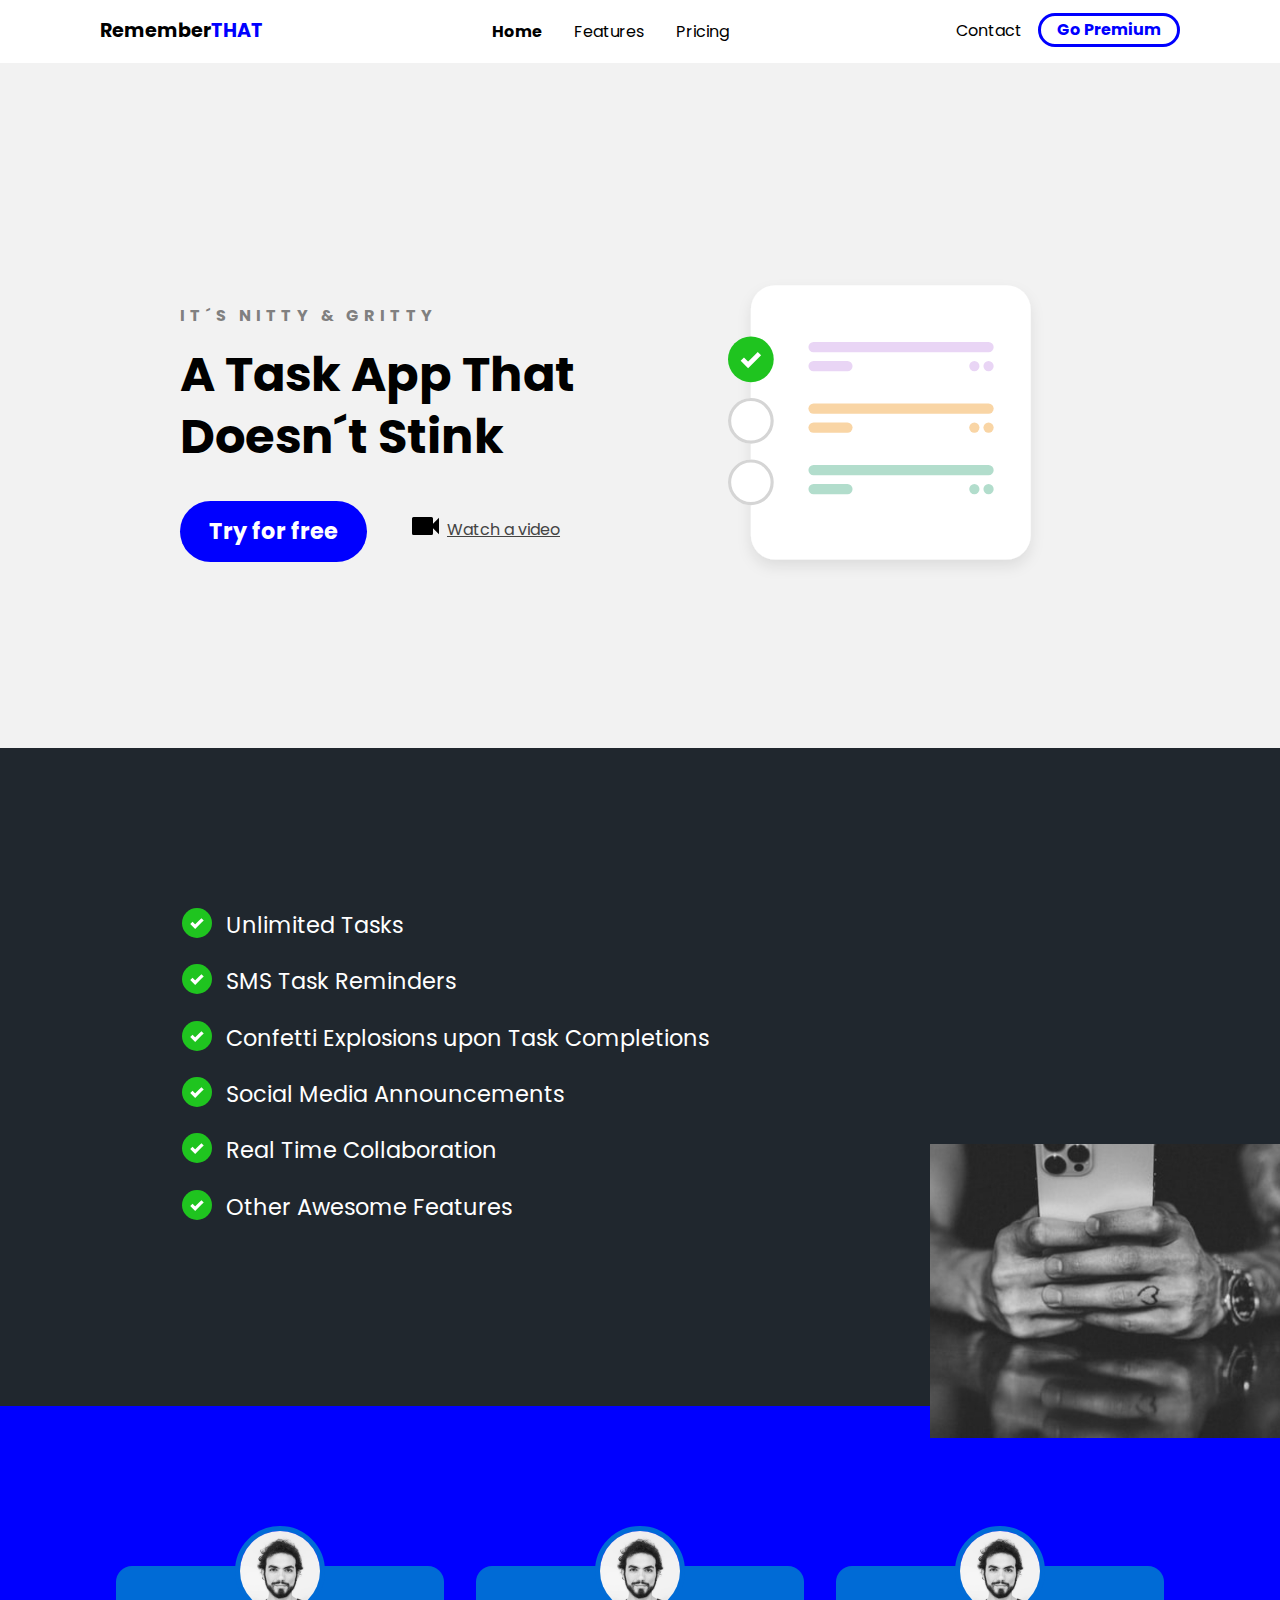
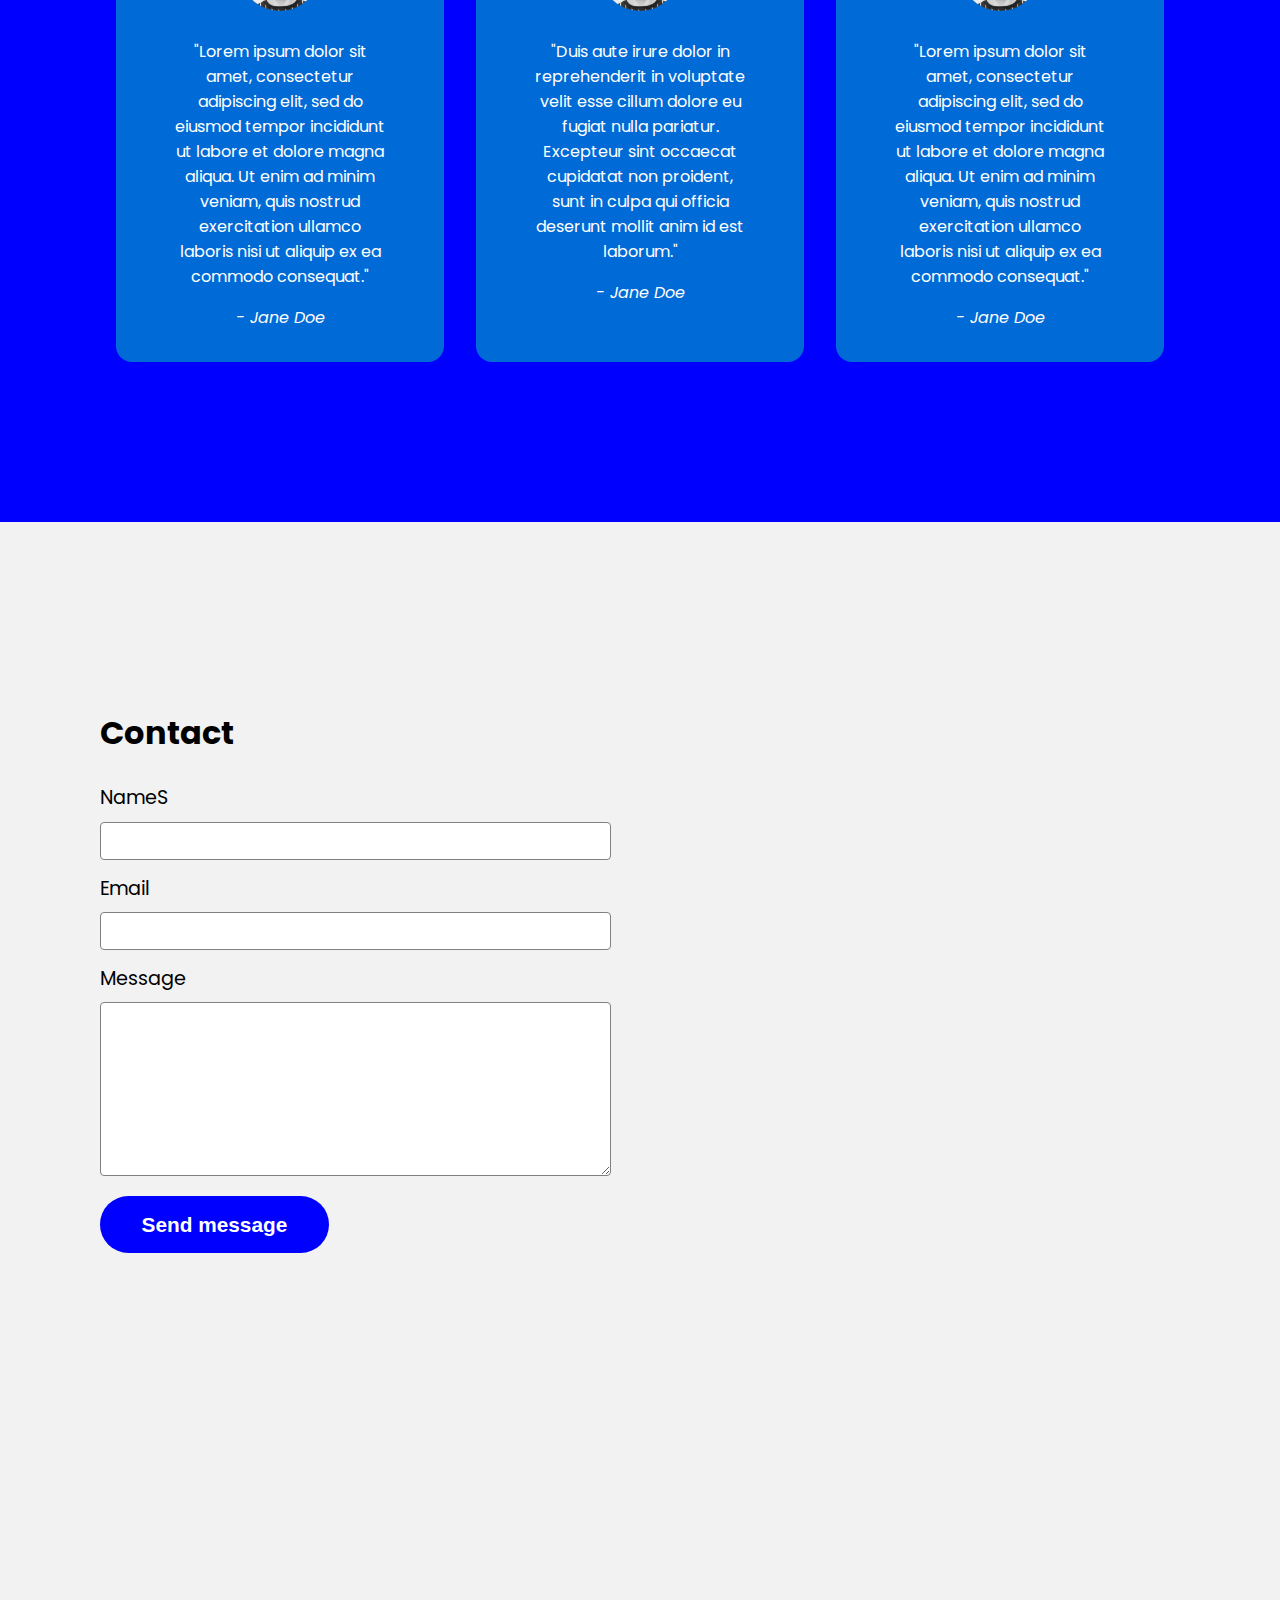
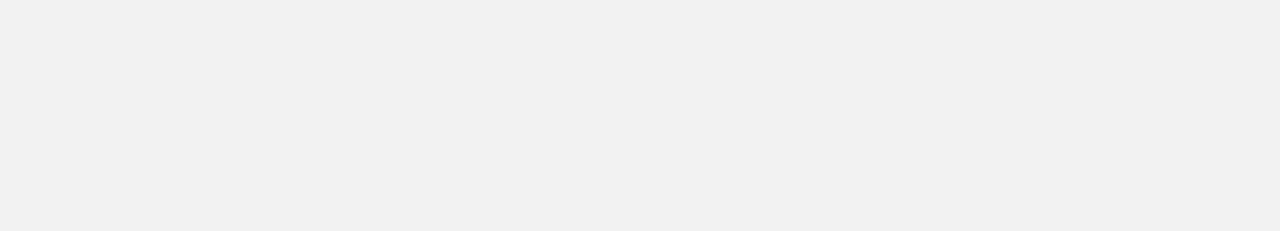
<file: index.html>
<!DOCTYPE html>
<html lang="en">
<head>
    <meta charset="UTF-8">
    <meta http-equiv="X-UA-Compatible" content="IE=edge">
    <meta name="viewport" content="width=device-width, initial-scale=1.0">
    <title>The 2021 Frontend Developer Crash Course</title>
    <link rel="stylesheet" href="css/main.css">
</head>
<body>
    <div class="navbar">
        <div class="container">
            <a class="logo" href="#">Remember<span>THAT</span></a>

            <img id="mobile-cta" class="mobile-menu" src="images/menu.svg" alt="Open Navigation">

            <nav>
                <img id="mobile-exit" class="mobile-menu-exit" src="images/exit.svg" alt="Navigation">

                <ul class="primary-nav">
                    <li class="current"><a href="#">Home</a></li> 
                    <li><a href="/next.html">Features</a></li>
                    <li><a href="#">Pricing</a></li>
                </ul>

                <ul class="secondary-nav">
                    <li><a href="#">Contact</a></li> 
                    <li class="go-premium-cta"><a href="#">Go Premium</a></li>
                </ul>
            </nav>
        </div>
    </div>
    <section class="hero">
        <div class="container">
            <div class="left-col">
                <p class="subhead">It´s Nitty &amp; Gritty</p>
                <h1>A Task App That <span>Doesn´t</span> Stink</h1>
                <div class="hero-cta">
                    <a href="#" class="primary-cta">Try for free</a>
                    <a href="#" class="watch-video-cta">
                        <img src="images/watch.svg" alt="Watch a video">Watch a video
                    </a>
                </div>
            </div>
            <img src="images/illustration.svg" class="hero-img" alt="Illustrations">
        </div>
    </section>

    <section class="features-section">
        <div class="container">
            <ul class="features-list">
                <li>Unlimited Tasks</li>
                <li>SMS Task Reminders</li>
                <li>Confetti Explosions upon Task Completions</li>
                <li>Social Media Announcements</li>
                <li>Real Time Collaboration</li>
                <li>Other Awesome Features</li>
            </ul>

            <img src="images/holding-phone.jpg" alt="Man holding phone">
        </div>
    </section>
    
    <section class="testimonials-section">
        <div class="container">
            <ul>
                <li>
                    <img src="images/person.jpg" alt="Person">
                    <blockquote>"Lorem ipsum dolor sit amet, consectetur adipiscing elit, sed do eiusmod tempor incididunt ut labore et dolore magna aliqua. Ut enim ad minim veniam, quis nostrud exercitation ullamco laboris nisi ut aliquip ex ea commodo consequat."</blockquote>
                    <cite>- Jane Doe</cite>
                </li>
                <li>
                    <img src="images/person.jpg" alt="Person">
                    <blockquote>"Duis aute irure dolor in reprehenderit in voluptate velit esse cillum dolore eu fugiat nulla pariatur. Excepteur sint occaecat cupidatat non proident, sunt in culpa qui officia deserunt mollit anim id est laborum."</blockquote>
                    <cite>- Jane Doe</cite>
                </li>
                <li>
                    <img src="images/person.jpg" alt="Person">
                    <blockquote>"Lorem ipsum dolor sit amet, consectetur adipiscing elit, sed do eiusmod tempor incididunt ut labore et dolore magna aliqua. Ut enim ad minim veniam, quis nostrud exercitation ullamco laboris nisi ut aliquip ex ea commodo consequat."</blockquote>
                    <cite>- Jane Doe</cite>
                </li>
            </ul>
        </div>
    </section>
    <section class="contact-section">
        <div class="container">
            <div class="contact-left">
                <h2>Contact</h2>
                <form action="">
                    <label for="name">NameS</label>
                    <input type="text" id="name" name="name">

                    <label for="email">Email</label>
                    <input type="text" id="email" name="email">

                    <label for="message">Message</label>
                    <textarea name="message" id="message" cols="30" rows="10"></textarea>
                    <input type="submit" class="send-message-cta" value="Send message">
                </form>
            </div>
        </div>
        <div class="contact-right">
            <iframe src="https://www.google.com/maps/embed?pb=!1m18!1m12!1m3!1d41006.00786282864!2d14.463525188395632!3d50.03242883136232!2m3!1f0!2f0!3f0!3m2!1i1024!2i768!4f13.1!3m3!1m2!1s0x470b923122a80c53%3A0x84a94840a752db88!2sChodov%2C%20Prague%2011!5e0!3m2!1sen!2scz!4v1644451144795!5m2!1sen!2scz" width="600" height="450" style="border:0;" allowfullscreen="" loading="lazy"></iframe>
        </div>
        <div class="contact-left">
            <iframe src="https://uat2-app.bim-point.com/account/login" width="600" height="450" style="border:0;" allowfullscreen="" loading="lazy"></iframe>
        </div>
    </section>

    <script>

        const mobileBtn = document.getElementById('mobile-cta')
                nav = document.querySelector('nav')
                mobileBtnExit = document.getElementById('mobile-exit');

        mobileBtn.addEventListener('click', () => {
            nav.classList.add('menu-btn');
        })

        mobileBtnExit.addEventListener('click', () => {
            nav.classList.remove('menu-btn');
        })
    </script>

</body>
</html>
</file>
<file: css/main.css>
@import url("https://fonts.googleapis.com/css2?family=Poppins&display=swap");
:root {
  --primarary-color: blue;
}

body {
  background: #f2f2f2;
  margin: 0;
  font-family: 'Poppins';
}

.navbar {
  background: white;
  padding: 1em;
}

.navbar .logo {
  text-decoration: none;
  font-weight: bold;
  color: black;
  font-size: 1.2em;
}

.navbar .logo span {
  color: var(--primarary-color);
}

.navbar nav {
  display: none;
}

.navbar .container {
  display: -webkit-box;
  display: -ms-flexbox;
  display: flex;
  place-content: space-between;
}

.navbar .mobile-menu {
  cursor: pointer;
}

a {
  color: #444444;
}

ul {
  list-style-type: none;
  margin: 0;
  padding: 0;
}

section {
  padding: 5em 2em;
}

.hero {
  text-align: center;
}

.left-col .subhead {
  text-transform: uppercase;
  font-weight: bold;
  color: gray;
  letter-spacing: .3em;
}

.left-col h1 {
  font-size: 2.5em;
  line-height: 1.3em;
  margin-top: .2em;
}

.left-col .primary-cta {
  background: var(--primarary-color);
  color: white;
  text-decoration: none;
  padding: .6em 1.3em;
  font-size: 1.4em;
  border-radius: 5em;
  font-weight: bold;
  display: inline-block;
}

.left-col .watch-video-cta {
  display: block;
  margin-top: 1em;
}

.left-col .watch-video-cta img {
  margin-right: .5em;
}

.hero-img {
  width: 70%;
  margin-top: 3em;
}

section.features-section {
  background: #20272E;
  color: white;
}

ul.features-list {
  margin: 0;
  padding-left: .1em;
  display: -ms-grid;
  display: grid;
  -ms-grid-columns: (minmax(19rem, 1fr))[auto-fit];
      grid-template-columns: repeat(auto-fit, minmax(19rem, 1fr));
}

ul.features-list li {
  font-size: 1.1em;
  margin-bottom: 1em;
  margin-left: 2em;
  position: relative;
}

ul.features-list li:before {
  content: '';
  left: -2em;
  position: absolute;
  width: 20px;
  height: 20px;
  background-image: url("../images/bullet.svg");
  background-size: contain;
  margin-right: .5em;
}

.features-section img {
  display: none;
}

.testimonials-section {
  background: var(--primarary-color);
  color: white;
}

.testimonials-section li {
  background: #006BD6;
  text-align: center;
  padding: 2em 1em;
  width: 80%;
  margin: 0 auto 5em auto;
  border-radius: 1em;
}

.testimonials-section li img {
  width: 5em;
  height: 5em;
  border: 5px solid #006BD6;
  border-radius: 50%;
  margin-top: -4.5em;
}

h2 {
  font-size: 2em;
}

label {
  display: block;
  font-size: 1.2em;
  margin-bottom: .5em;
}

input, textarea {
  width: 100%;
  padding: .8em;
  margin-bottom: 1em;
  border-radius: .3em;
  border: 1px solid gray;
  -webkit-box-sizing: border-box;
          box-sizing: border-box;
}

input[type="submit"] {
  background-color: var(--primarary-color);
  color: white;
  font-weight: bold;
  font-size: 1.3em;
  border: none;
  margin-bottom: 5em;
  border-radius: 5em;
  display: inline-block;
  padding: .8em 2em;
  width: unset;
  cursor: pointer;
}

iframe {
  width: 100%;
  height: 300px;
}

nav.menu-btn {
  display: block;
}

nav {
  position: fixed;
  z-index: 999;
  width: 66%;
  right: 0;
  top: 0;
  background: #20272E;
  height: 100vh;
  padding: 1em;
}

nav ul.primary-nav {
  margin-top: 5em;
}

nav li a {
  color: white;
  text-decoration: none;
  display: block;
  padding: .5em;
  font-size: 1.3em;
  text-align: right;
}

nav li a:hover {
  font-weight: bold;
  font-size: 1.4em;
}

.mobile-menu-exit {
  float: right;
  margin: .5em;
  cursor: pointer;
}

.mobile-menu-exit:hover {
  border-radius: 100px;
  -webkit-box-shadow: 0px 0px 30px 0px white;
          box-shadow: 0px 0px 30px 0px white;
  width: 2em;
  height: 2em;
}

@media only screen and (min-width: 768px) {
  .mobile-menu, .mobile-menu-exit {
    display: none;
  }
  .navbar .container {
    display: -ms-grid;
    display: grid;
    -ms-grid-columns: 180px auto;
        grid-template-columns: 180px auto;
    -webkit-box-pack: unset;
        -ms-flex-pack: unset;
            justify-content: unset;
  }
  .navbar nav {
    display: -webkit-box;
    display: -ms-flexbox;
    display: flex;
    -webkit-box-pack: justify;
        -ms-flex-pack: justify;
            justify-content: space-between;
    background: none;
    position: unset;
    height: auto;
    width: 100%;
    padding: 0;
  }
  .navbar nav ul {
    display: -webkit-box;
    display: -ms-flexbox;
    display: flex;
  }
  .navbar nav a {
    color: black;
    font-size: 1em;
    padding: .1em 1em;
  }
  .navbar nav ul.primary-nav {
    margin: auto;
  }
  .navbar nav li.current a {
    font-weight: bold;
  }
  .navbar nav li.go-premium-cta a {
    color: var(--primarary-color);
    border: 3px solid var(--primarary-color);
    font-weight: bold;
    border-radius: 5em;
    margin-top: -.2em;
  }
  .navbar nav li.go-premium-cta a:hover {
    background: var(--primarary-color);
    color: white;
    width: -webkit-fit-content;
    width: -moz-fit-content;
    width: fit-content;
    height: -webkit-fit-content;
    height: -moz-fit-content;
    height: fit-content;
  }
}

@media only screen and (min-width: 1080px) {
  .container {
    width: 1080px;
    margin: 0 auto;
  }
  section {
    padding: 10em 4em;
  }
  .hero .container {
    display: -webkit-box;
    display: -ms-flexbox;
    display: flex;
    -webkit-box-pack: justify;
        -ms-flex-pack: justify;
            justify-content: space-between;
    text-align: left;
  }
  .hero .container .left-col {
    margin: 4em 3em 0 5em;
  }
  .hero .container .left-col h1 {
    font-size: 3em;
    width: 90%;
  }
  .hero .container .left-col span {
    overflow: hidden;
    white-space: nowrap;
  }
  .hero-img {
    width: 30%;
    margin-right: 8em;
  }
  .hero-cta {
    display: -webkit-box;
    display: -ms-flexbox;
    display: flex;
  }
  .primary-cta {
    margin-right: 2em;
  }
  ul.features-list {
    display: block;
    margin-left: 5em;
  }
  ul.features-list li {
    font-size: 1.4em;
  }
  ul.features-list li:before {
    width: 30px;
    height: 30px;
  }
  .features-section {
    position: relative;
  }
  .features-section img {
    display: block;
    position: absolute;
    right: 0;
    width: 350px;
    bottom: -2em;
  }
  .testimonials-section ul {
    display: -webkit-box;
    display: -ms-flexbox;
    display: flex;
  }
  .testimonials-section ul li {
    margin: 0 1em;
  }
  .contact-section {
    position: relative;
  }
  .contact-section .container {
    display: -webkit-box;
    display: -ms-flexbox;
    display: flex;
  }
  .contact-right {
    position: absolute;
    right: 0;
    top: 0;
    width: 45%;
    height: 100%;
  }
  .contact-right iframe {
    height: 100%;
  }
}

@media only screen and (min-width: 1450px) {
  .features-section:before {
    content: '';
    position: absolute;
    width: 10%;
    height: 20em;
    background: var(--primarary-color);
    left: 0;
    top: -4em;
  }
  .features-section:after {
    content: '';
    position: absolute;
    width: 200px;
    height: 20em;
    background: url("../images/dots.svg") no-repeat;
    left: 4.5em;
    top: 2em;
  }
}
/*# sourceMappingURL=main.css.map */
</file>
